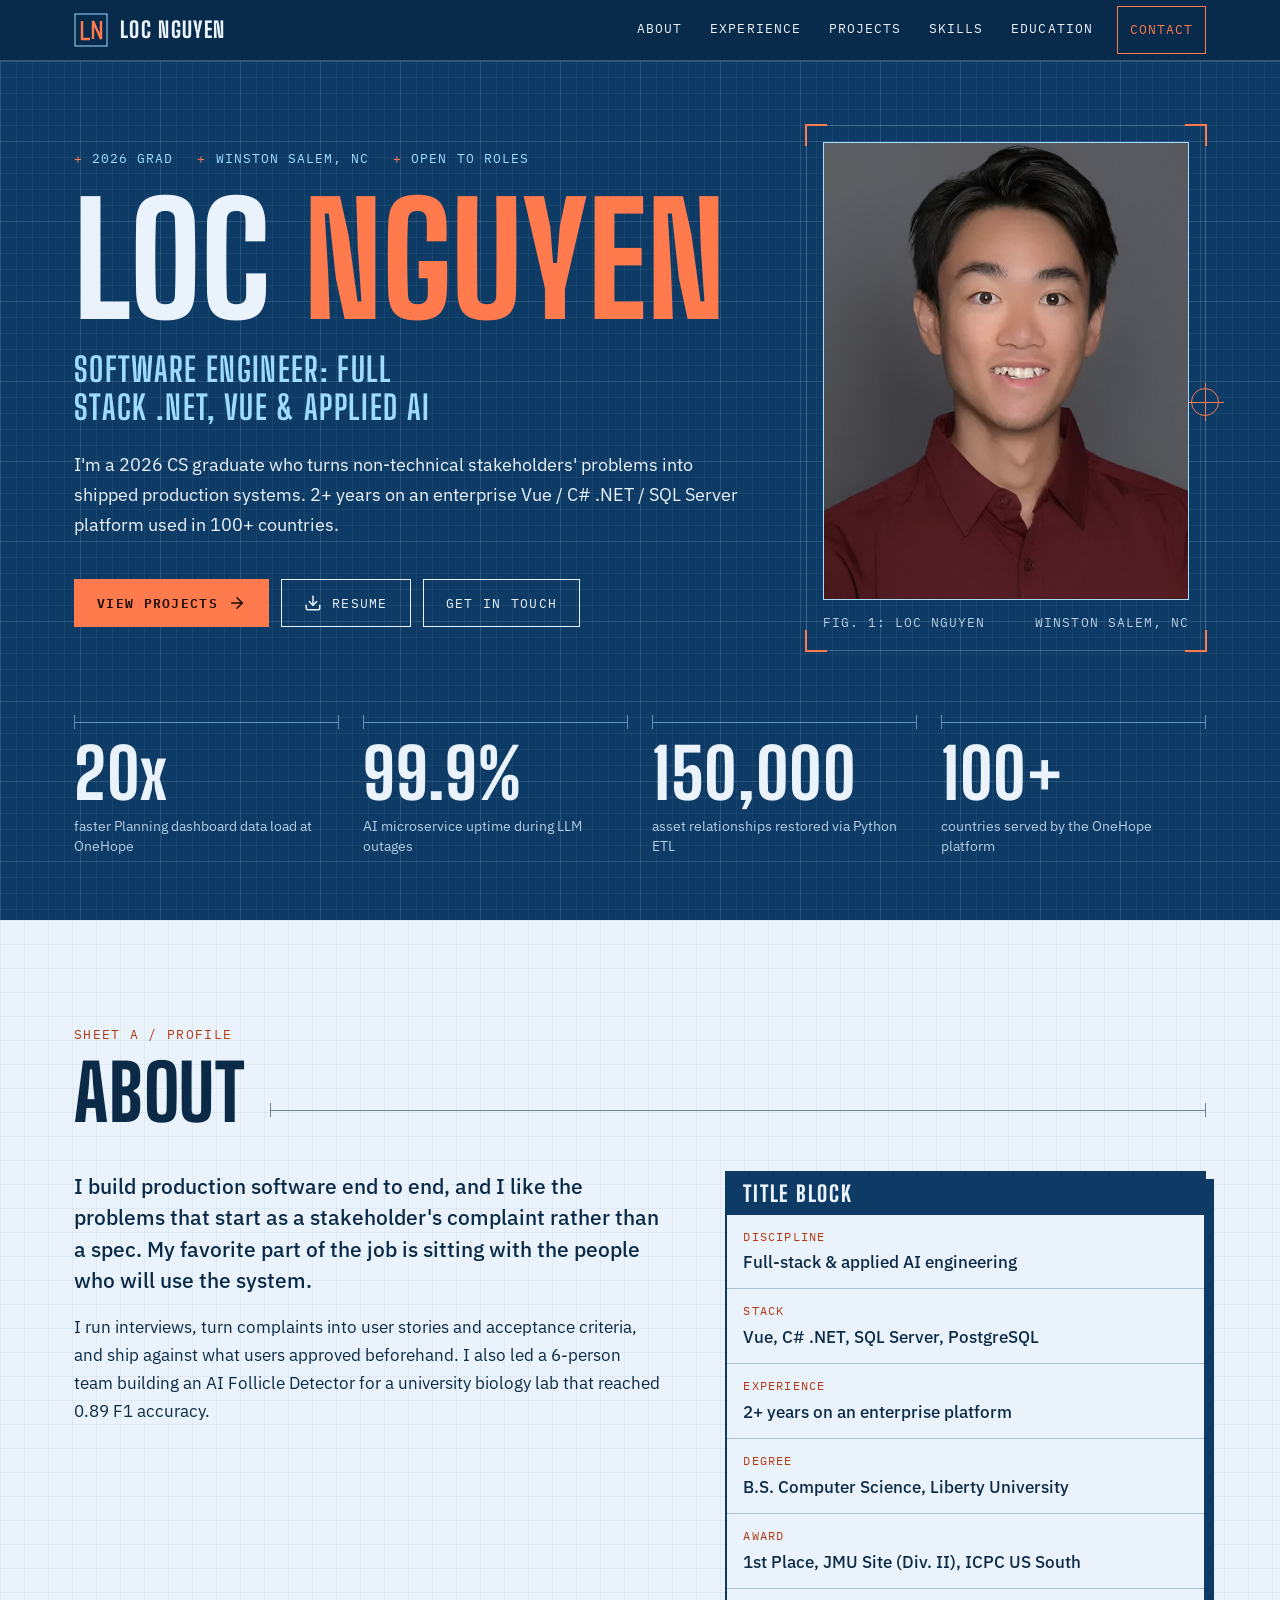
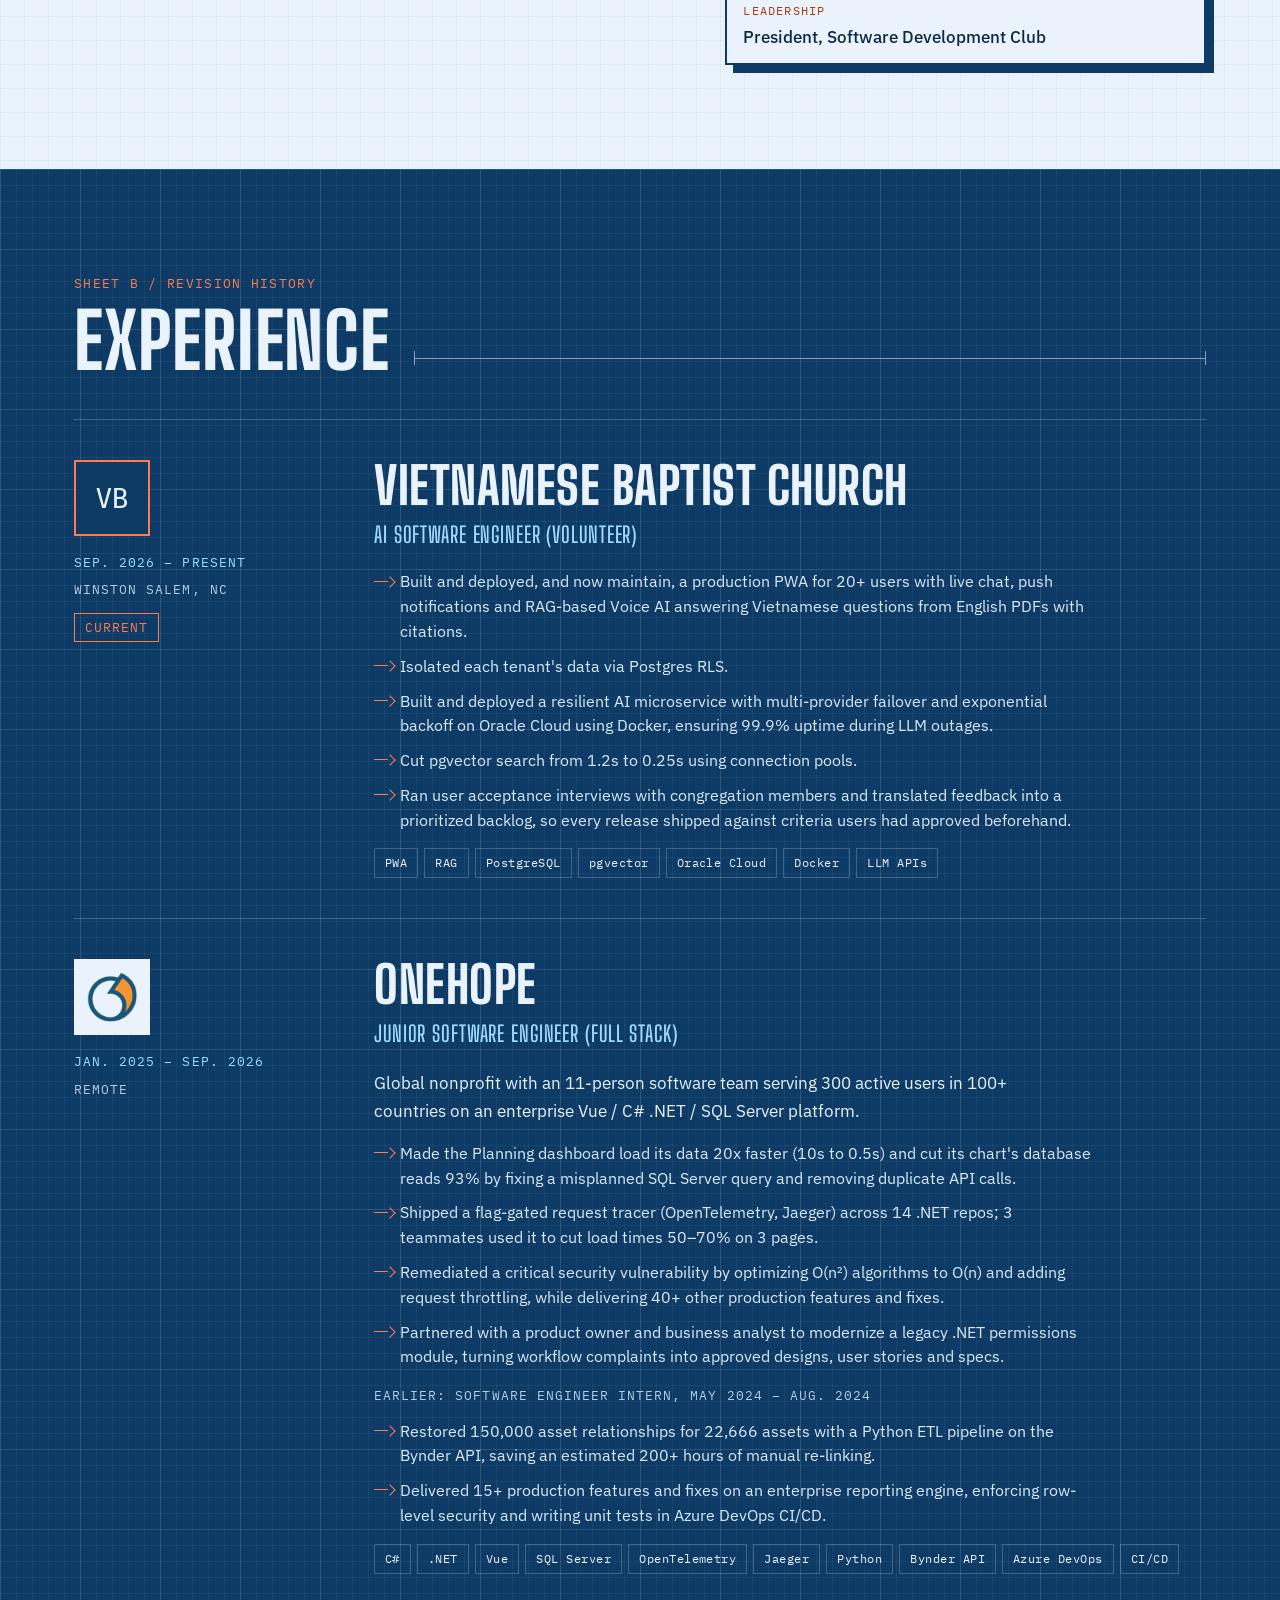
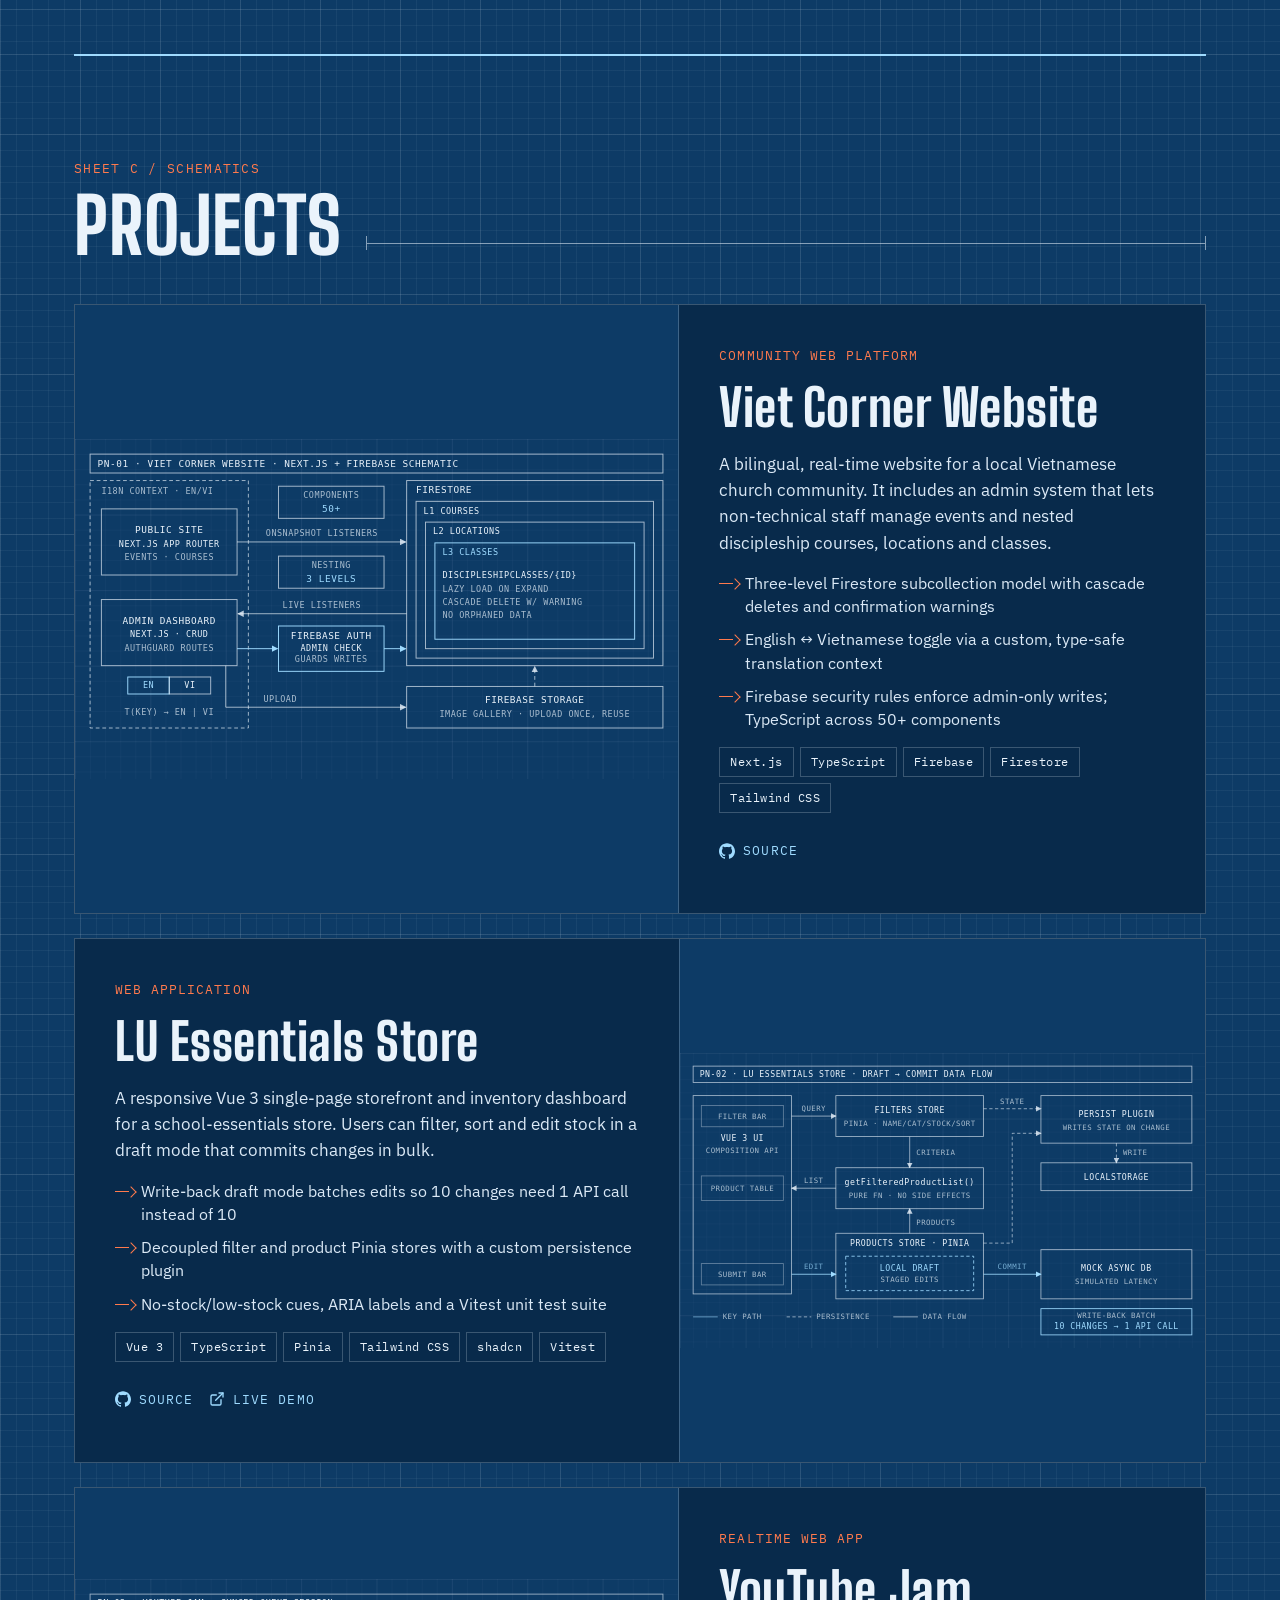
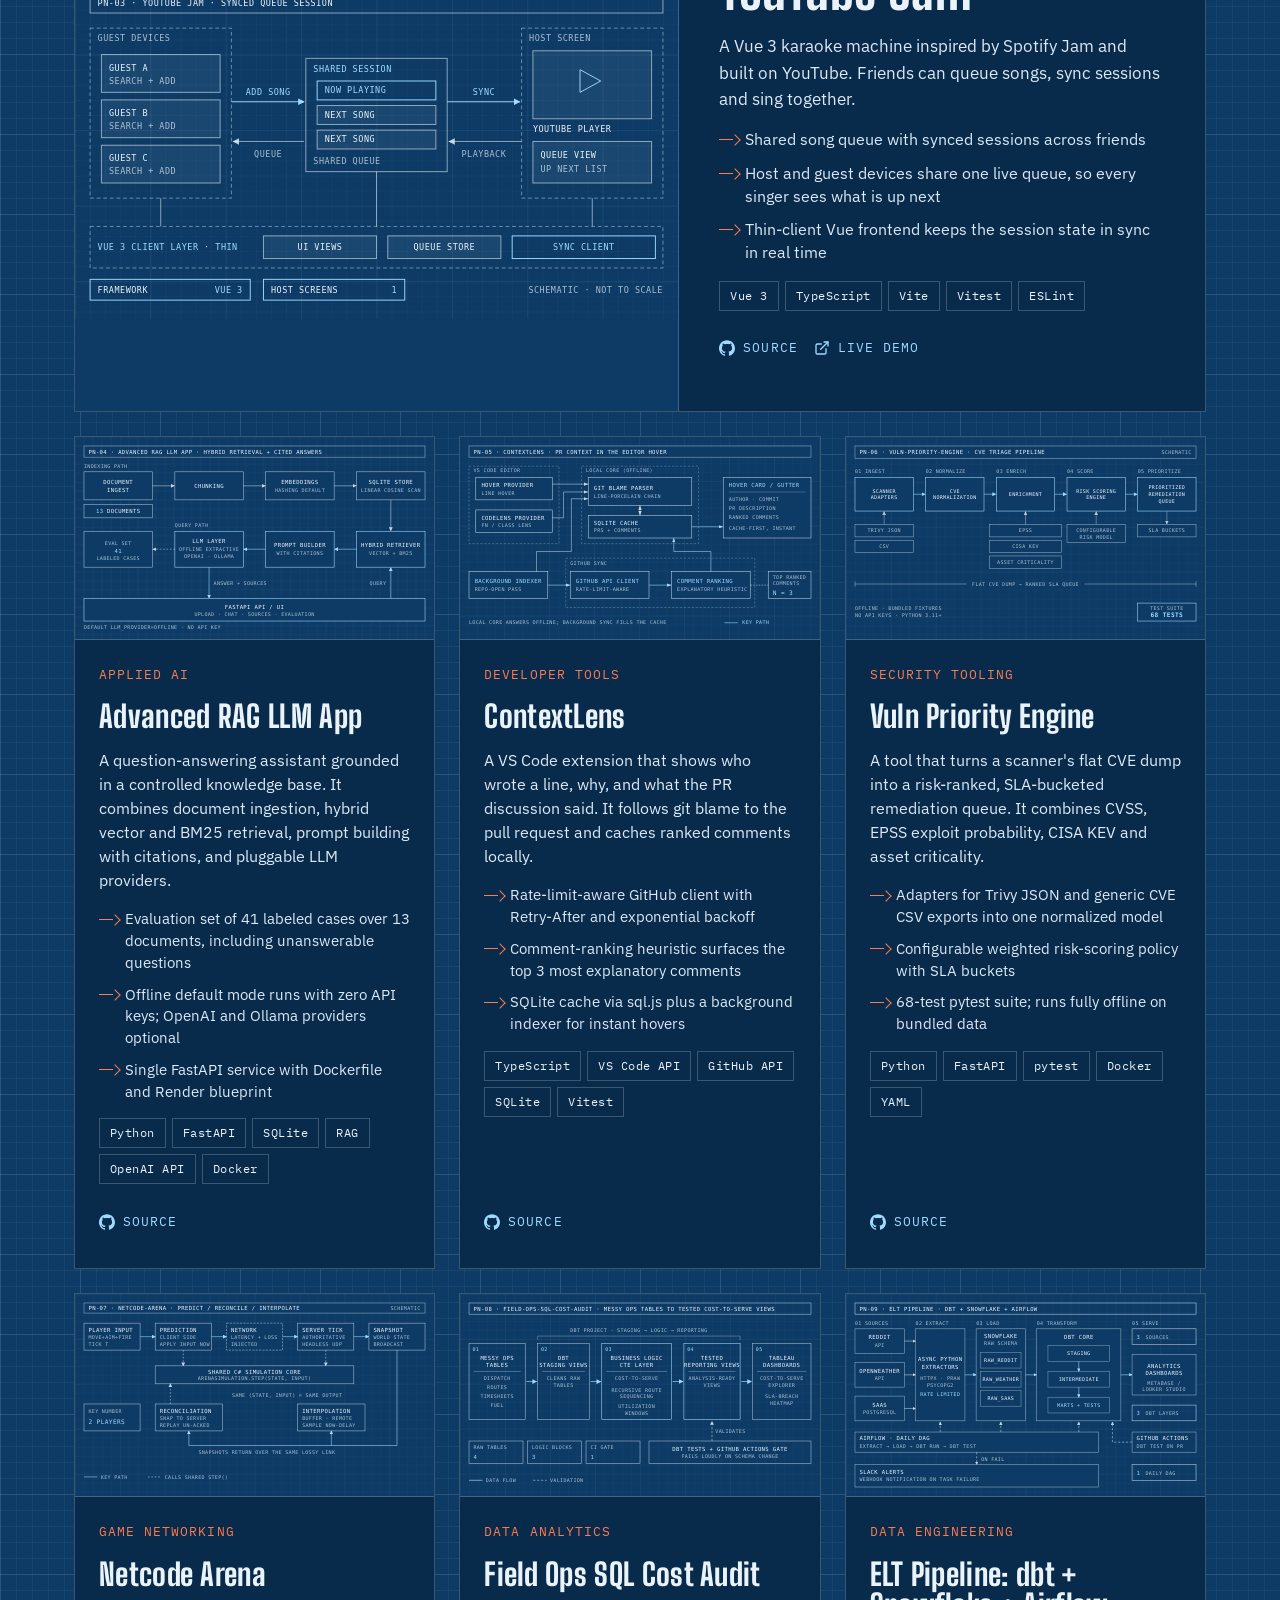
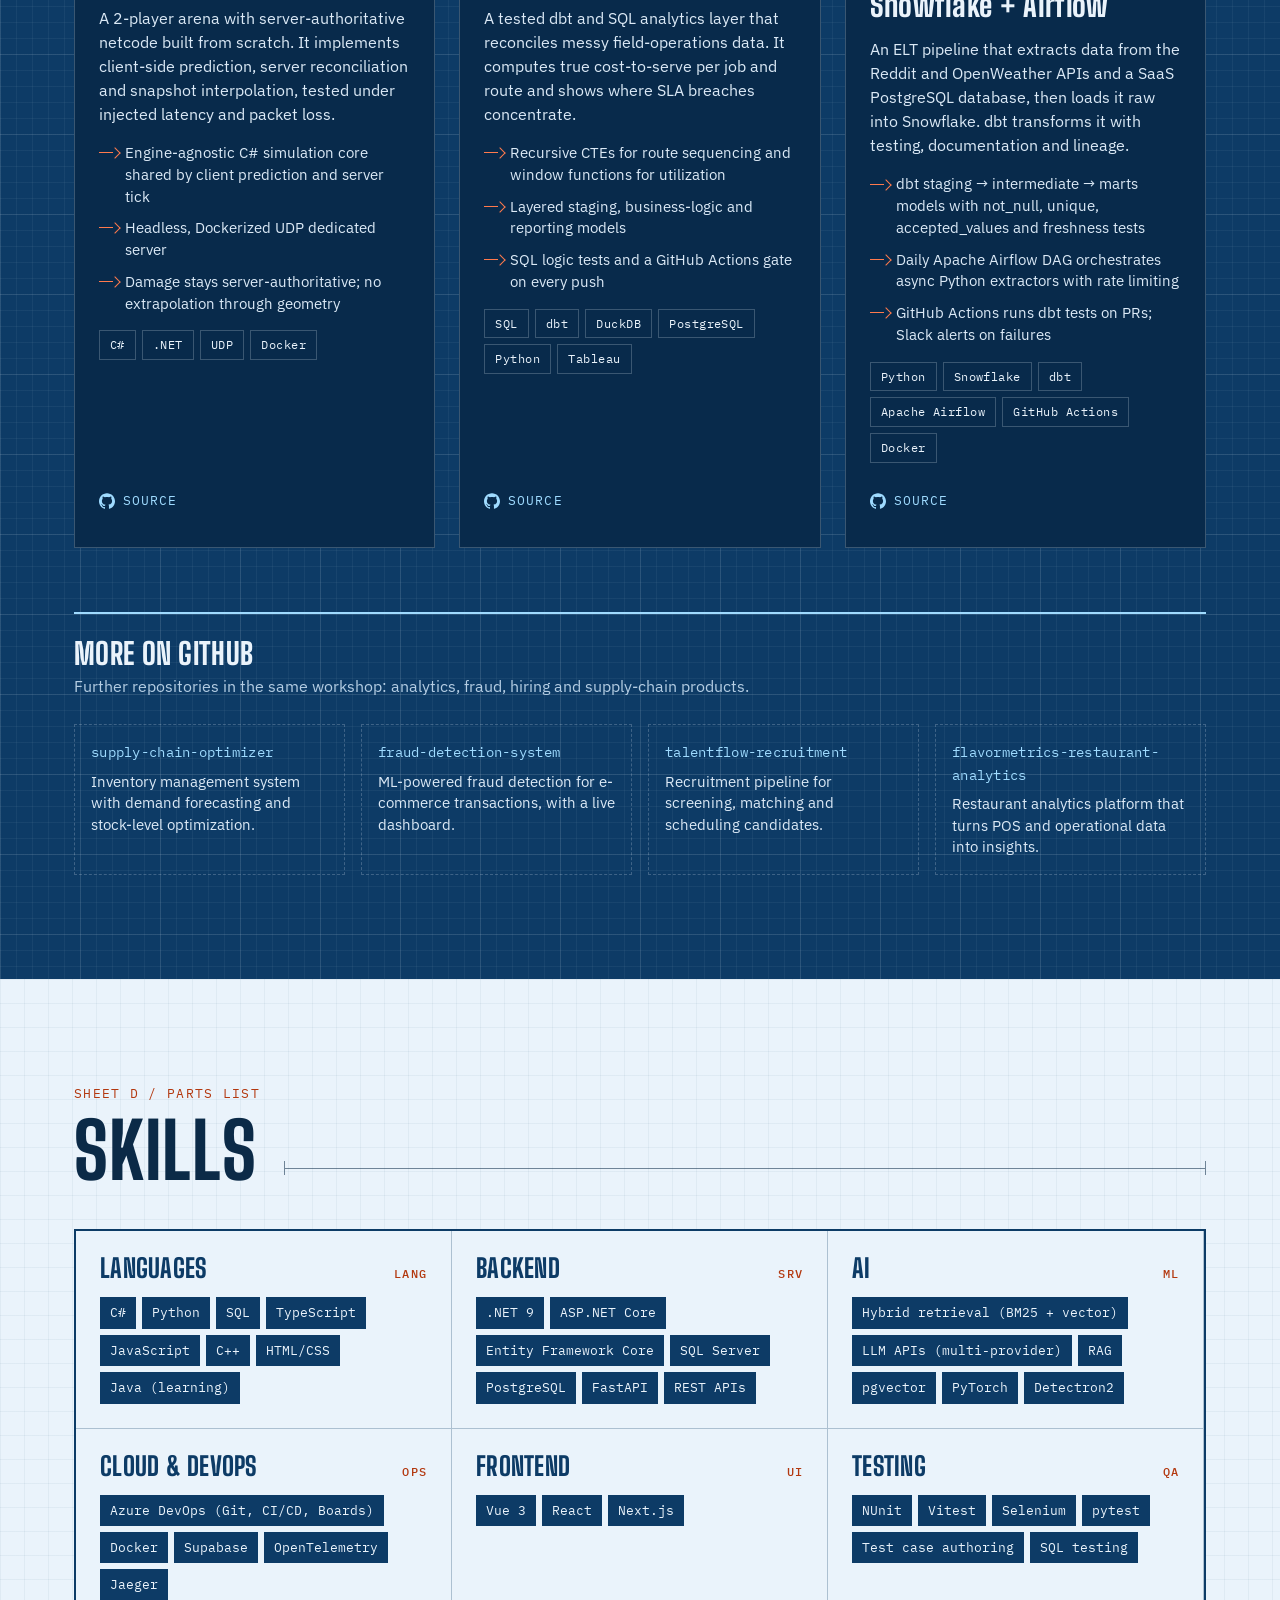
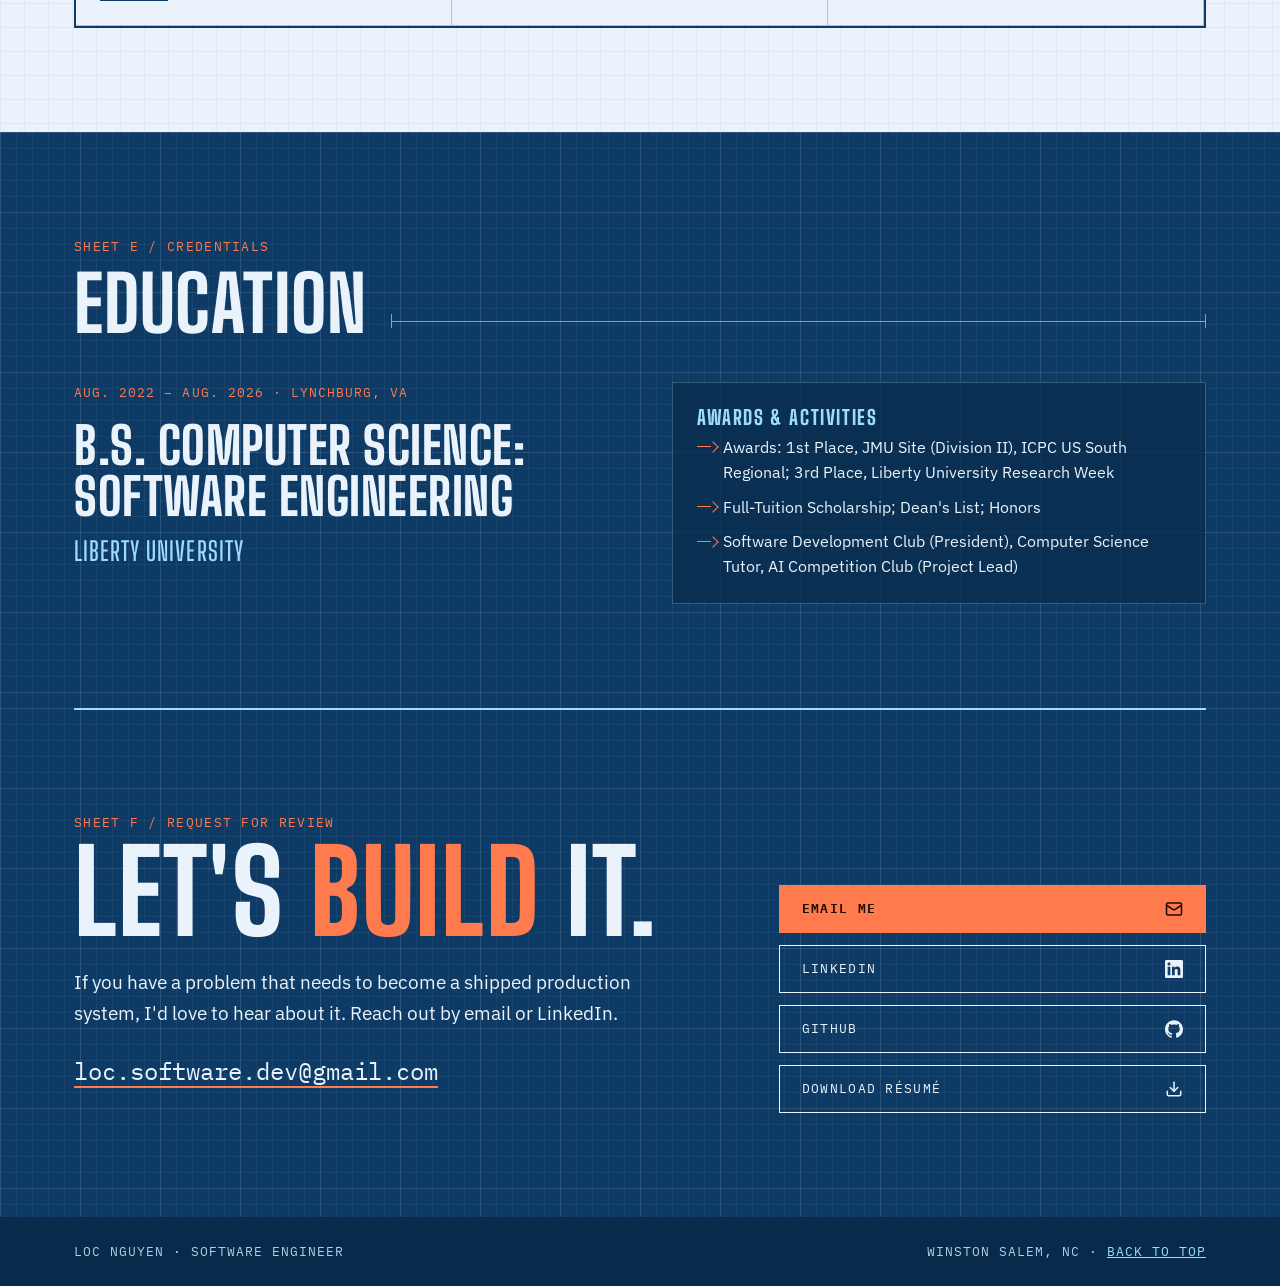
<file: index.html>
<!DOCTYPE html>
<html lang="en">
<head>
<meta charset="utf-8">
<meta name="viewport" content="width=device-width, initial-scale=1">
<title>Loc Nguyen | Software Engineer</title>
<meta name="description" content="Software engineer who turns stakeholder problems into shipped production systems across Vue, C# .NET, SQL Server and deployed AI features.">
<link rel="canonical" href="https://locknguyen.github.io/">
<meta property="og:type" content="website">
<meta property="og:title" content="Loc Nguyen | Software Engineer">
<meta property="og:description" content="Software engineer who turns stakeholder problems into shipped production systems across Vue, C# .NET, SQL Server and deployed AI features.">
<meta property="og:url" content="https://locknguyen.github.io/">
<meta property="og:image" content="https://locknguyen.github.io/assets/images/social-card.png">
<meta name="twitter:card" content="summary_large_image">
<meta name="theme-color" content="#0D3B66">
<link rel="icon" href="favicon.svg" type="image/svg+xml">
<link rel="apple-touch-icon" href="apple-touch-icon.png">
<link rel="preconnect" href="https://fonts.googleapis.com">
<link rel="preconnect" href="https://fonts.gstatic.com" crossorigin>
<link href="https://fonts.googleapis.com/css2?family=Big+Shoulders+Display:wght@600;700;800&family=IBM+Plex+Mono:wght@400;500;600&family=IBM+Plex+Sans:wght@400;500;600&display=swap" rel="stylesheet">
<link rel="stylesheet" href="style.css">
<script type="application/ld+json">
{"@context":"https://schema.org","@type":"Person","name":"Loc Nguyen","jobTitle":"Software Engineer","url":"https://locknguyen.github.io/","sameAs":["https://github.com/LockNguyen","https://linkedin.com/in/lock-nguyen"]}
</script>
</head>
<body>
<a class="skip" href="#main">Skip to content</a>

<svg width="0" height="0" style="position:absolute" aria-hidden="true" focusable="false">
  <symbol id="i-github" viewBox="0 0 24 24" fill="currentColor"><path d="M12 .297c-6.63 0-12 5.373-12 12 0 5.303 3.438 9.8 8.205 11.385 .6 .113 .82-.258 .82-.577 0-.285-.01-1.04-.015-2.04-3.338 .724-4.042-1.61-4.042-1.61C4.422 18.07 3.633 17.7 3.633 17.7c-1.087-.744 .084-.729 .084-.729 1.205 .084 1.838 1.236 1.838 1.236 1.07 1.835 2.809 1.305 3.495 .998 .108-.776 .417-1.305 .76-1.605-2.665-.3-5.466-1.332-5.466-5.93 0-1.31 .465-2.38 1.235-3.22-.135-.303-.54-1.523 .105-3.176 0 0 1.005-.322 3.3 1.23 .96-.267 1.98-.399 3-.405 1.02 .006 2.04 .138 3 .405 2.28-1.552 3.285-1.23 3.285-1.23 .645 1.653 .24 2.873 .12 3.176 .765 .84 1.23 1.91 1.23 3.22 0 4.61-2.805 5.625-5.475 5.92 .42 .36 .81 1.096 .81 2.22 0 1.606-.015 2.896-.015 3.286 0 .315 .21 .69 .825 .57C20.565 22.092 24 17.592 24 12.297c0-6.627-5.373-12-12-12"/></symbol>
  <symbol id="i-linkedin" viewBox="0 0 24 24" fill="currentColor"><path d="M20.447 20.452h-3.554v-5.569c0-1.328-.027-3.037-1.852-3.037-1.853 0-2.136 1.445-2.136 2.939v5.667H9.351V9h3.414v1.561h.046c.477-.9 1.637-1.85 3.37-1.85 3.601 0 4.267 2.37 4.267 5.455v6.286zM5.337 7.433c-1.144 0-2.063-.926-2.063-2.065 0-1.138 .92-2.063 2.063-2.063 1.14 0 2.064 .925 2.064 2.063 0 1.139-.925 2.065-2.064 2.065zm1.782 13.019H3.555V9h3.564v11.452zM22.225 0H1.771C.792 0 0 .774 0 1.729v20.542C0 23.227 .792 24 1.771 24h20.451C23.2 24 24 23.227 24 22.271V1.729C24 .774 23.2 0 22.222 0h.003z"/></symbol>
  <symbol id="i-mail" viewBox="0 0 24 24" fill="none" stroke="currentColor" stroke-width="2" stroke-linecap="round" stroke-linejoin="round"><rect width="20" height="16" x="2" y="4" rx="2"/><path d="m22 7-8.97 5.7a1.94 1.94 0 0 1-2.06 0L2 7"/></symbol>
  <symbol id="i-ext" viewBox="0 0 24 24" fill="none" stroke="currentColor" stroke-width="2" stroke-linecap="round" stroke-linejoin="round"><path d="M15 3h6v6"/><path d="M10 14 21 3"/><path d="M18 13v6a2 2 0 0 1-2 2H5a2 2 0 0 1-2-2V8a2 2 0 0 1 2-2h6"/></symbol>
  <symbol id="i-down" viewBox="0 0 24 24" fill="none" stroke="currentColor" stroke-width="2" stroke-linecap="round" stroke-linejoin="round"><path d="M21 15v4a2 2 0 0 1-2 2H5a2 2 0 0 1-2-2v-4"/><polyline points="7 10 12 15 17 10"/><line x1="12" x2="12" y1="15" y2="3"/></symbol>
  <symbol id="i-arrow" viewBox="0 0 24 24" fill="none" stroke="currentColor" stroke-width="2" stroke-linecap="round" stroke-linejoin="round"><path d="M5 12h14"/><path d="m12 5 7 7-7 7"/></symbol>
</svg>

<header class="top">
  <div class="wrap">
    <a class="brand" href="#top" aria-label="Loc Nguyen, back to top">
      <svg viewBox="0 0 34 34" aria-hidden="true"><rect x="1" y="1" width="32" height="32" fill="none" stroke="#9FDBFF"/><path d="M8 8v18h8M19 26V8l8 18V8" fill="none" stroke="#FF7A4D" stroke-width="2.4"/></svg>
      Loc Nguyen
    </a>
    <nav class="nav-d" aria-label="Primary">
      <a href="#about">About</a>
      <a href="#experience">Experience</a>
      <a href="#projects">Projects</a>
      <a href="#skills">Skills</a>
      <a href="#education">Education</a>
      <a class="hire" href="#contact">Contact</a>
    </nav>
    <details class="nav-m">
      <summary aria-label="Menu">Menu</summary>
      <nav class="panel" aria-label="Mobile">
        <a href="#about">About</a>
        <a href="#experience">Experience</a>
        <a href="#projects">Projects</a>
        <a href="#skills">Skills</a>
        <a href="#education">Education</a>
        <a href="#contact">Contact</a>
      </nav>
    </details>
  </div>
</header>

<main id="main">
<section class="sheet hero dark" id="top">
  <div class="wrap">
    <div class="hero-grid">
      <div>
        <p class="eyebrow mono"><span>2026 grad</span><span>Winston Salem, NC</span><span>Open to roles</span></p>
        <h1>Loc <em>Nguyen</em></h1>
        <p class="role-line">Software Engineer: Full Stack .NET, Vue &amp; Applied AI</p>
        <p class="lede">I'm a 2026 CS graduate who turns non-technical stakeholders' problems into shipped production systems. 2+ years on an enterprise Vue / C# .NET / SQL Server platform used in 100+ countries.</p>
        <div class="ctas">
          <a class="btn primary" href="#projects">View projects <svg aria-hidden="true"><use href="#i-arrow"/></svg></a>
          <a class="btn ghost" href="assets/files/loc-nguyen-resume.pdf"><svg aria-hidden="true"><use href="#i-down"/></svg> Resume</a>
          <a class="btn ghost" href="#contact">Get in touch</a>
        </div>
      </div>
      <figure class="frame" style="margin:0">
        <i class="corner c1"></i><i class="corner c2"></i><i class="corner c3"></i><i class="corner c4"></i>
        <span class="xhair" aria-hidden="true"></span>
        <img src="assets/images/loc-nguyen.jpg" alt="Portrait of Loc Nguyen" width="640" height="800">
        <figcaption class="mono"><span>Fig. 1: Loc Nguyen</span><span>Winston Salem, NC</span></figcaption>
      </figure>
    </div>
    <ul class="readouts" aria-label="Key results">
      <li class="readout"><div class="dim"></div><b>20x</b><span>faster Planning dashboard data load at OneHope</span></li>
      <li class="readout"><div class="dim"></div><b>99.9%</b><span>AI microservice uptime during LLM outages</span></li>
      <li class="readout"><div class="dim"></div><b>150,000</b><span>asset relationships restored via Python ETL</span></li>
      <li class="readout"><div class="dim"></div><b>100+</b><span>countries served by the OneHope platform</span></li>
    </ul>
  </div>
</section>

<section class="sheet light" id="about">
  <div class="wrap">
    <div class="sec-head"><div><span class="sec-tag">Sheet A / Profile</span><h2>About</h2></div><div class="dim" aria-hidden="true"></div></div>
    <div class="about-grid">
      <div class="about-text">
        <p>I build production software end to end, and I like the problems that start as a stakeholder's complaint rather than a spec. My favorite part of the job is sitting with the people who will use the system.</p>
        <p>I run interviews, turn complaints into user stories and acceptance criteria, and ship against what users approved beforehand. I also led a 6-person team building an AI Follicle Detector for a university biology lab that reached 0.89 F1 accuracy.</p>
      </div>
      <div class="titleblock">
        <h3>Title block</h3>
        <dl>
          <div class="row"><dt>Discipline</dt><dd>Full-stack &amp; applied AI engineering</dd></div>
          <div class="row"><dt>Stack</dt><dd>Vue, C# .NET, SQL Server, PostgreSQL</dd></div>
          <div class="row"><dt>Experience</dt><dd>2+ years on an enterprise platform</dd></div>
          <div class="row"><dt>Degree</dt><dd>B.S. Computer Science, Liberty University</dd></div>
          <div class="row"><dt>Award</dt><dd>1st Place, JMU Site (Div. II), ICPC US South</dd></div>
          <div class="row"><dt>Leadership</dt><dd>President, Software Development Club</dd></div>
        </dl>
      </div>
    </div>
  </div>
</section>

<section class="sheet dark" id="experience">
  <div class="wrap">
    <div class="sec-head"><div><span class="sec-tag">Sheet B / Revision history</span><h2>Experience</h2></div><div class="dim" aria-hidden="true"></div></div>

    <article class="role">
      <div class="role-meta">
        <div class="logo mlogo"><img src="assets/images/logos/vietnamese-baptist-church.svg" alt="Vietnamese Baptist Church logo"></div>
        <time class="mono">Sep. 2026 – Present</time>
        <p class="loc mono">Winston Salem, NC</p>
        <span class="badge mono">Current</span>
      </div>
      <div>
        <h3>Vietnamese Baptist Church</h3>
        <p class="title">AI Software Engineer (Volunteer)</p>
        <ul class="hl">
          <li>Built and deployed, and now maintain, a production PWA for 20+ users with live chat, push notifications and RAG-based Voice AI answering Vietnamese questions from English PDFs with citations.</li>
          <li>Isolated each tenant's data via Postgres RLS.</li>
          <li>Built and deployed a resilient AI microservice with multi-provider failover and exponential backoff on Oracle Cloud using Docker, ensuring 99.9% uptime during LLM outages.</li>
          <li>Cut pgvector search from 1.2s to 0.25s using connection pools.</li>
          <li>Ran user acceptance interviews with congregation members and translated feedback into a prioritized backlog, so every release shipped against criteria users had approved beforehand.</li>
        </ul>
        <ul class="tags" aria-label="Technologies"><li>PWA</li><li>RAG</li><li>PostgreSQL</li><li>pgvector</li><li>Oracle Cloud</li><li>Docker</li><li>LLM APIs</li></ul>
      </div>
    </article>

    <article class="role">
      <div class="role-meta">
        <div class="logo"><img src="assets/images/logos/onehope.png" alt="OneHope logo"></div>
        <time class="mono">Jan. 2025 – Sep. 2026</time>
        <p class="loc mono">Remote</p>
      </div>
      <div>
        <h3>OneHope</h3>
        <p class="title">Junior Software Engineer (Full Stack)</p>
        <p class="desc">Global nonprofit with an 11-person software team serving 300 active users in 100+ countries on an enterprise Vue / C# .NET / SQL Server platform.</p>
        <ul class="hl">
          <li>Made the Planning dashboard load its data 20x faster (10s to 0.5s) and cut its chart's database reads 93% by fixing a misplanned SQL Server query and removing duplicate API calls.</li>
          <li>Shipped a flag-gated request tracer (OpenTelemetry, Jaeger) across 14 .NET repos; 3 teammates used it to cut load times 50–70% on 3 pages.</li>
          <li>Remediated a critical security vulnerability by optimizing O(n²) algorithms to O(n) and adding request throttling, while delivering 40+ other production features and fixes.</li>
          <li>Partnered with a product owner and business analyst to modernize a legacy .NET permissions module, turning workflow complaints into approved designs, user stories and specs.</li>
        </ul>
        <p class="earlier mono">Earlier: Software Engineer Intern, May 2024 – Aug. 2024</p>
        <ul class="hl" style="margin-top:12px">
          <li>Restored 150,000 asset relationships for 22,666 assets with a Python ETL pipeline on the Bynder API, saving an estimated 200+ hours of manual re-linking.</li>
          <li>Delivered 15+ production features and fixes on an enterprise reporting engine, enforcing row-level security and writing unit tests in Azure DevOps CI/CD.</li>
        </ul>
        <ul class="tags" aria-label="Technologies"><li>C#</li><li>.NET</li><li>Vue</li><li>SQL Server</li><li>OpenTelemetry</li><li>Jaeger</li><li>Python</li><li>Bynder API</li><li>Azure DevOps</li><li>CI/CD</li></ul>
      </div>
    </article>
  </div>
</section>

<section class="sheet dark" id="projects" style="padding-top:0">
  <div class="wrap ruled" style="padding-top:var(--s7)">
    <div class="sec-head"><div><span class="sec-tag">Sheet C / Schematics</span><h2>Projects</h2></div><div class="dim" aria-hidden="true"></div></div>
    <p class="swipe mono">Swipe sideways through the schematics</p>
    <div class="rack" role="region" tabindex="0" aria-label="Projects, scroll sideways on small screens">

      <article class="proj big">
        <div class="shot"><img src="assets/images/projects/viet-corner-website.svg" alt="Schematic of the Viet Corner Website: Next.js app, Firebase auth and a three-level Firestore model" width="640" height="360"></div>
        <div class="body">
          <span class="cat mono">Community web platform</span>
          <h3>Viet Corner Website</h3>
          <p>A bilingual, real-time website for a local Vietnamese church community. It includes an admin system that lets non-technical staff manage events and nested discipleship courses, locations and classes.</p>
          <ul class="hl">
            <li>Three-level Firestore subcollection model with cascade deletes and confirmation warnings</li>
            <li>English ↔ Vietnamese toggle via a custom, type-safe translation context</li>
            <li>Firebase security rules enforce admin-only writes; TypeScript across 50+ components</li>
          </ul>
          <ul class="tags" aria-label="Technologies"><li>Next.js</li><li>TypeScript</li><li>Firebase</li><li>Firestore</li><li>Tailwind CSS</li></ul>
          <div class="links"><a href="https://github.com/LockNguyen/Viet-Corner-Website"><svg aria-hidden="true"><use href="#i-github"/></svg>Source</a></div>
        </div>
      </article>

      <article class="proj big">
        <div class="shot"><img src="assets/images/projects/students-essentials-store.svg" alt="Schematic of the LU Essentials Store: filter and product Pinia stores with a draft mode committing in bulk" width="640" height="360"></div>
        <div class="body">
          <span class="cat mono">Web application</span>
          <h3>LU Essentials Store</h3>
          <p>A responsive Vue 3 single-page storefront and inventory dashboard for a school-essentials store. Users can filter, sort and edit stock in a draft mode that commits changes in bulk.</p>
          <ul class="hl">
            <li>Write-back draft mode batches edits so 10 changes need 1 API call instead of 10</li>
            <li>Decoupled filter and product Pinia stores with a custom persistence plugin</li>
            <li>No-stock/low-stock cues, ARIA labels and a Vitest unit test suite</li>
          </ul>
          <ul class="tags" aria-label="Technologies"><li>Vue 3</li><li>TypeScript</li><li>Pinia</li><li>Tailwind CSS</li><li>shadcn</li><li>Vitest</li></ul>
          <div class="links"><a href="https://github.com/LockNguyen/Students-Essentials-Store"><svg aria-hidden="true"><use href="#i-github"/></svg>Source</a><a href="https://lu-essentials.netlify.app/"><svg aria-hidden="true"><use href="#i-ext"/></svg>Live demo</a></div>
        </div>
      </article>

      <article class="proj big">
        <div class="shot"><img src="assets/images/projects/youtube-jam.svg" alt="Schematic of YouTube Jam: host and guest devices sharing a synced song queue" width="640" height="360"></div>
        <div class="body">
          <span class="cat mono">Realtime web app</span>
          <h3>YouTube Jam</h3>
          <p>A Vue 3 karaoke machine inspired by Spotify Jam and built on YouTube. Friends can queue songs, sync sessions and sing together.</p>
          <ul class="hl">
            <li>Shared song queue with synced sessions across friends</li>
            <li>Host and guest devices share one live queue, so every singer sees what is up next</li>
            <li>Thin-client Vue frontend keeps the session state in sync in real time</li>
          </ul>
          <ul class="tags" aria-label="Technologies"><li>Vue 3</li><li>TypeScript</li><li>Vite</li><li>Vitest</li><li>ESLint</li></ul>
          <div class="links"><a href="https://github.com/LockNguyen/YouTube-Jam"><svg aria-hidden="true"><use href="#i-github"/></svg>Source</a><a href="https://youtubejam.netlify.app/host?key=karaoke-host-dev"><svg aria-hidden="true"><use href="#i-ext"/></svg>Live demo</a></div>
        </div>
      </article>

      <article class="proj">
        <div class="shot"><img src="assets/images/projects/advanced-rag-llm-app.svg" alt="Schematic of the Advanced RAG LLM App: hybrid retrieval, prompt builder with citations and an LLM layer" width="640" height="360"></div>
        <div class="body">
          <span class="cat mono">Applied AI</span>
          <h3>Advanced RAG LLM App</h3>
          <p>A question-answering assistant grounded in a controlled knowledge base. It combines document ingestion, hybrid vector and BM25 retrieval, prompt building with citations, and pluggable LLM providers.</p>
          <ul class="hl">
            <li>Evaluation set of 41 labeled cases over 13 documents, including unanswerable questions</li>
            <li>Offline default mode runs with zero API keys; OpenAI and Ollama providers optional</li>
            <li>Single FastAPI service with Dockerfile and Render blueprint</li>
          </ul>
          <ul class="tags" aria-label="Technologies"><li>Python</li><li>FastAPI</li><li>SQLite</li><li>RAG</li><li>OpenAI API</li><li>Docker</li></ul>
          <div class="links"><a href="https://github.com/LockNguyen/advanced-rag-llm-app"><svg aria-hidden="true"><use href="#i-github"/></svg>Source</a></div>
        </div>
      </article>

      <article class="proj">
        <div class="shot"><img src="assets/images/projects/contextlens.svg" alt="Schematic of ContextLens: git blame parser, SQLite cache and a rate-limit-aware GitHub client feeding the editor hover" width="640" height="360"></div>
        <div class="body">
          <span class="cat mono">Developer tools</span>
          <h3>ContextLens</h3>
          <p>A VS Code extension that shows who wrote a line, why, and what the PR discussion said. It follows git blame to the pull request and caches ranked comments locally.</p>
          <ul class="hl">
            <li>Rate-limit-aware GitHub client with Retry-After and exponential backoff</li>
            <li>Comment-ranking heuristic surfaces the top 3 most explanatory comments</li>
            <li>SQLite cache via sql.js plus a background indexer for instant hovers</li>
          </ul>
          <ul class="tags" aria-label="Technologies"><li>TypeScript</li><li>VS Code API</li><li>GitHub API</li><li>SQLite</li><li>Vitest</li></ul>
          <div class="links"><a href="https://github.com/LockNguyen/contextlens"><svg aria-hidden="true"><use href="#i-github"/></svg>Source</a></div>
        </div>
      </article>

      <article class="proj">
        <div class="shot"><img src="assets/images/projects/vuln-priority-engine.svg" alt="Schematic of vuln-priority-engine: scanner adapters, enrichment and a risk-scoring engine producing a remediation queue" width="640" height="360"></div>
        <div class="body">
          <span class="cat mono">Security tooling</span>
          <h3>Vuln Priority Engine</h3>
          <p>A tool that turns a scanner's flat CVE dump into a risk-ranked, SLA-bucketed remediation queue. It combines CVSS, EPSS exploit probability, CISA KEV and asset criticality.</p>
          <ul class="hl">
            <li>Adapters for Trivy JSON and generic CVE CSV exports into one normalized model</li>
            <li>Configurable weighted risk-scoring policy with SLA buckets</li>
            <li>68-test pytest suite; runs fully offline on bundled data</li>
          </ul>
          <ul class="tags" aria-label="Technologies"><li>Python</li><li>FastAPI</li><li>pytest</li><li>Docker</li><li>YAML</li></ul>
          <div class="links"><a href="https://github.com/LockNguyen/vuln-priority-engine"><svg aria-hidden="true"><use href="#i-github"/></svg>Source<span class="sr">: vuln-priority-engine</span></a></div>
        </div>
      </article>

      <article class="proj">
        <div class="shot"><img src="assets/images/projects/netcode-arena.svg" alt="Schematic of netcode-arena: client prediction, a lossy network, the authoritative server tick and snapshot interpolation" width="640" height="360"></div>
        <div class="body">
          <span class="cat mono">Game networking</span>
          <h3>Netcode Arena</h3>
          <p>A 2-player arena with server-authoritative netcode built from scratch. It implements client-side prediction, server reconciliation and snapshot interpolation, tested under injected latency and packet loss.</p>
          <ul class="hl">
            <li>Engine-agnostic C# simulation core shared by client prediction and server tick</li>
            <li>Headless, Dockerized UDP dedicated server</li>
            <li>Damage stays server-authoritative; no extrapolation through geometry</li>
          </ul>
          <ul class="tags" aria-label="Technologies"><li>C#</li><li>.NET</li><li>UDP</li><li>Docker</li></ul>
          <div class="links"><a href="https://github.com/LockNguyen/netcode-arena"><svg aria-hidden="true"><use href="#i-github"/></svg>Source<span class="sr">: netcode-arena</span></a></div>
        </div>
      </article>

      <article class="proj">
        <div class="shot"><img src="assets/images/projects/field-ops-sql-cost-audit.svg" alt="Schematic of field-ops-sql-cost-audit: dbt staging, business-logic and reporting layers feeding dashboards" width="640" height="360"></div>
        <div class="body">
          <span class="cat mono">Data analytics</span>
          <h3>Field Ops SQL Cost Audit</h3>
          <p>A tested dbt and SQL analytics layer that reconciles messy field-operations data. It computes true cost-to-serve per job and route and shows where SLA breaches concentrate.</p>
          <ul class="hl">
            <li>Recursive CTEs for route sequencing and window functions for utilization</li>
            <li>Layered staging, business-logic and reporting models</li>
            <li>SQL logic tests and a GitHub Actions gate on every push</li>
          </ul>
          <ul class="tags" aria-label="Technologies"><li>SQL</li><li>dbt</li><li>DuckDB</li><li>PostgreSQL</li><li>Python</li><li>Tableau</li></ul>
          <div class="links"><a href="https://github.com/LockNguyen/field-ops-sql-cost-audit"><svg aria-hidden="true"><use href="#i-github"/></svg>Source<span class="sr">: field-ops-sql-cost-audit</span></a></div>
        </div>
      </article>

      <article class="proj">
        <div class="shot"><img src="assets/images/projects/elt-pipeline-dbt-snowflake-airflow.svg" alt="Schematic of the ELT pipeline: extractors, Snowflake raw schema and dbt staging, intermediate and marts models" width="640" height="360"></div>
        <div class="body">
          <span class="cat mono">Data engineering</span>
          <h3>ELT Pipeline: dbt + Snowflake + Airflow</h3>
          <p>An ELT pipeline that extracts data from the Reddit and OpenWeather APIs and a SaaS PostgreSQL database, then loads it raw into Snowflake. dbt transforms it with testing, documentation and lineage.</p>
          <ul class="hl">
            <li>dbt staging → intermediate → marts models with not_null, unique, accepted_values and freshness tests</li>
            <li>Daily Apache Airflow DAG orchestrates async Python extractors with rate limiting</li>
            <li>GitHub Actions runs dbt tests on PRs; Slack alerts on failures</li>
          </ul>
          <ul class="tags" aria-label="Technologies"><li>Python</li><li>Snowflake</li><li>dbt</li><li>Apache Airflow</li><li>GitHub Actions</li><li>Docker</li></ul>
          <div class="links"><a href="https://github.com/LockNguyen/elt-pipeline-dbt-snowflake-airflow"><svg aria-hidden="true"><use href="#i-github"/></svg>Source</a></div>
        </div>
      </article>
    </div>

    <div class="more">
      <h3>More on GitHub</h3>
      <p>Further repositories in the same workshop: analytics, fraud, hiring and supply-chain products.</p>
      <ul tabindex="0" aria-label="More repositories">
        <li><a class="n" href="https://github.com/LockNguyen/supply-chain-optimizer">supply-chain-optimizer</a><span>Inventory management system with demand forecasting and stock-level optimization.</span></li>
        <li><a class="n" href="https://github.com/LockNguyen/fraud-detection-system">fraud-detection-system</a><span>ML-powered fraud detection for e-commerce transactions, with a live dashboard.</span></li>
        <li><a class="n" href="https://github.com/LockNguyen/talentflow-recruitment">talentflow-recruitment</a><span>Recruitment pipeline for screening, matching and scheduling candidates.</span></li>
        <li><a class="n" href="https://github.com/LockNguyen/flavormetrics-restaurant-analytics">flavormetrics-restaurant-analytics</a><span>Restaurant analytics platform that turns POS and operational data into insights.</span></li>
      </ul>
    </div>
  </div>
</section>

<section class="sheet light" id="skills">
  <div class="wrap">
    <div class="sec-head"><div><span class="sec-tag">Sheet D / Parts list</span><h2>Skills</h2></div><div class="dim" aria-hidden="true"></div></div>
    <div class="skills">
      <section><h3>Languages <span>LANG</span></h3><ul><li>C#</li><li>Python</li><li>SQL</li><li>TypeScript</li><li>JavaScript</li><li>C++</li><li>HTML/CSS</li><li>Java (learning)</li></ul></section>
      <section><h3>Backend <span>SRV</span></h3><ul><li>.NET 9</li><li>ASP.NET Core</li><li>Entity Framework Core</li><li>SQL Server</li><li>PostgreSQL</li><li>FastAPI</li><li>REST APIs</li></ul></section>
      <section><h3>AI <span>ML</span></h3><ul><li>Hybrid retrieval (BM25 + vector)</li><li>LLM APIs (multi-provider)</li><li>RAG</li><li>pgvector</li><li>PyTorch</li><li>Detectron2</li></ul></section>
      <section><h3>Cloud &amp; DevOps <span>OPS</span></h3><ul><li>Azure DevOps (Git, CI/CD, Boards)</li><li>Docker</li><li>Supabase</li><li>OpenTelemetry</li><li>Jaeger</li></ul></section>
      <section><h3>Frontend <span>UI</span></h3><ul><li>Vue 3</li><li>React</li><li>Next.js</li></ul></section>
      <section><h3>Testing <span>QA</span></h3><ul><li>NUnit</li><li>Vitest</li><li>Selenium</li><li>pytest</li><li>Test case authoring</li><li>SQL testing</li></ul></section>
    </div>
  </div>
</section>

<section class="sheet dark" id="education">
  <div class="wrap">
    <div class="sec-head"><div><span class="sec-tag">Sheet E / Credentials</span><h2>Education</h2></div><div class="dim" aria-hidden="true"></div></div>
    <div class="edu">
      <div>
        <time class="when mono">Aug. 2022 – Aug. 2026 · Lynchburg, VA</time>
        <h3 class="deg">B.S. Computer Science: Software Engineering</h3>
        <p class="inst">Liberty University</p>
      </div>
      <div class="tile">
        <h4>Awards &amp; activities</h4>
        <ul class="hl">
          <li>Awards: 1st Place, JMU Site (Division II), ICPC US South Regional; 3rd Place, Liberty University Research Week</li>
          <li>Full-Tuition Scholarship; Dean's List; Honors</li>
          <li>Software Development Club (President), Computer Science Tutor, AI Competition Club (Project Lead)</li>
        </ul>
      </div>
    </div>
  </div>
</section>

<section class="sheet dark contact" id="contact" style="padding-top:0">
  <div class="wrap ruled" style="padding-top:var(--s7)">
    <div class="contact-grid">
      <div>
        <span class="sec-tag">Sheet F / Request for review</span>
        <h2>Let's <em>build</em> it.</h2>
        <p class="intro">If you have a problem that needs to become a shipped production system, I'd love to hear about it. Reach out by email or LinkedIn.</p>
        <a class="mail" href="mailto:loc.software.dev@gmail.com">loc.software.dev@gmail.com</a>
      </div>
      <div class="contact-list">
        <a class="btn primary" href="mailto:loc.software.dev@gmail.com"><span>Email me</span><svg aria-hidden="true"><use href="#i-mail"/></svg></a>
        <a class="btn ghost" href="https://linkedin.com/in/lock-nguyen"><span>LinkedIn</span><svg aria-hidden="true"><use href="#i-linkedin"/></svg></a>
        <a class="btn ghost" href="https://github.com/LockNguyen"><span>GitHub</span><svg aria-hidden="true"><use href="#i-github"/></svg></a>
        <a class="btn ghost" href="assets/files/loc-nguyen-resume.pdf"><span>Download résumé</span><svg aria-hidden="true"><use href="#i-down"/></svg></a>
      </div>
    </div>
  </div>
</section>
</main>

<footer>
  <div class="wrap"><span>Loc Nguyen · Software Engineer</span><span>Winston Salem, NC · <a href="#top">Back to top</a></span></div>
</footer>
</body>
</html>
</file>
<file: style.css>
:root{
  --blue:#0D3B66;
  --blue-deep:#082a4b;
  --paper:#EAF3FB;
  --paper-2:#dcebf7;
  --cyan:#9FDBFF;
  --redline:#FF7A4D;
  --redline-ink:#B3380F;
  --ink:#0b2a47;
  --muted:#3b5877;
  --muted-dark:#b4cde3;
  --line:rgba(13,59,102,.28);
  --line-dark:rgba(234,243,251,.22);
  --f-display:"Big Shoulders Display","Arial Narrow",sans-serif;
  --f-text:"IBM Plex Sans",Georgia,sans-serif;
  --f-mono:"IBM Plex Mono",ui-monospace,monospace;
  --s1:4px;--s2:8px;--s3:16px;--s4:24px;--s5:40px;--s6:64px;--s7:104px;
  --wrap:1180px;
}
*{box-sizing:border-box}
html{scroll-behavior:smooth;scroll-padding-top:72px}
body{margin:0;font-family:var(--f-text);font-size:17px;line-height:1.65;color:var(--ink);background:var(--paper);-webkit-text-size-adjust:100%}
img{max-width:100%;display:block}
a{color:inherit}
h1,h2,h3,h4{font-family:var(--f-display);line-height:1;margin:0;font-weight:800;letter-spacing:.01em;text-transform:uppercase}
p{margin:0}
ul,ol{margin:0;padding:0;list-style:none}
:focus-visible{outline:3px solid var(--redline);outline-offset:3px}
.skip{position:absolute;left:-999px;top:8px;background:var(--redline);color:#000;padding:10px 14px;z-index:100;font-family:var(--f-mono)}
.skip:focus{left:8px}
.wrap{max-width:var(--wrap);margin:0 auto;padding:0 var(--s4)}
.mono{font-family:var(--f-mono);font-size:13px;letter-spacing:.08em;text-transform:uppercase}

/* sheets */
.sheet{position:relative;padding:var(--s7) 0}
.dark{background-color:var(--blue);color:var(--paper);
  background-image:linear-gradient(rgba(234,243,251,.05) 1px,transparent 1px),linear-gradient(90deg,rgba(234,243,251,.05) 1px,transparent 1px),linear-gradient(rgba(234,243,251,.09) 1px,transparent 1px),linear-gradient(90deg,rgba(234,243,251,.09) 1px,transparent 1px);
  background-size:16px 16px,16px 16px,80px 80px,80px 80px}
.light{background-color:var(--paper);
  background-image:linear-gradient(rgba(13,59,102,.05) 1px,transparent 1px),linear-gradient(90deg,rgba(13,59,102,.05) 1px,transparent 1px);
  background-size:24px 24px}
.sec-head{display:grid;grid-template-columns:auto 1fr;gap:var(--s4);align-items:end;margin-bottom:var(--s5)}
.sec-head h2{font-size:clamp(44px,6vw,84px)}
.sec-tag{font-family:var(--f-mono);font-size:13px;letter-spacing:.1em;text-transform:uppercase;color:var(--redline-ink);margin-bottom:var(--s2);display:block}
@media (max-width:760px){#projects .wrap,#contact .wrap{padding-top:44px!important}#projects .wrap{overflow:hidden}}
.dark .sec-tag{color:var(--redline)}
.dim{height:14px;position:relative;margin-bottom:10px;border-left:1px solid currentColor;border-right:1px solid currentColor;opacity:.55}
.dim::before{content:"";position:absolute;left:0;right:0;top:50%;height:1px;background:currentColor}
.sec-head .dim{margin:0 0 14px}

/* header */
.top{position:sticky;top:0;z-index:50;background:var(--blue-deep);color:var(--paper);border-bottom:1px solid var(--line-dark)}
.top .wrap{display:flex;align-items:center;justify-content:space-between;min-height:60px}
.brand{display:flex;align-items:center;gap:12px;text-decoration:none;font-family:var(--f-display);font-weight:800;font-size:22px;letter-spacing:.06em;text-transform:uppercase}
.brand svg{width:34px;height:34px}
.nav-d{display:flex;gap:4px}
.nav-d a,.nav-m a{font-family:var(--f-mono);font-size:13px;letter-spacing:.08em;text-transform:uppercase;text-decoration:none;padding:12px 12px;display:inline-block;border-bottom:2px solid transparent}
.nav-d a:hover{border-color:var(--redline);color:var(--cyan)}
.nav-d a.hire{border:1px solid var(--redline);color:var(--redline);margin-left:8px}
.nav-d a.hire:hover{background:var(--redline);color:var(--blue-deep)}
.nav-m{display:none;position:relative}
.nav-m summary{list-style:none;cursor:pointer;min-height:44px;min-width:44px;display:flex;align-items:center;justify-content:center;gap:8px;font-family:var(--f-mono);font-size:13px;letter-spacing:.08em;text-transform:uppercase;border:1px solid var(--line-dark);padding:0 14px}
.nav-m summary::-webkit-details-marker{display:none}
.nav-m[open] summary{border-color:var(--redline);color:var(--redline)}
.nav-m .panel{position:absolute;right:0;top:54px;width:min(260px,86vw);background:var(--blue-deep);border:1px solid var(--redline);padding:8px;display:flex;flex-direction:column}
.nav-m .panel a{padding:14px 12px;border-bottom:1px solid var(--line-dark);min-height:48px}

/* hero */
.hero{padding:var(--s6) 0 var(--s6)}
.hero-grid{display:grid;grid-template-columns:1.25fr .75fr;gap:var(--s6);align-items:center}
.eyebrow{display:flex;flex-wrap:wrap;gap:var(--s2) var(--s4);color:var(--cyan);margin-bottom:var(--s4)}
.eyebrow span::before{content:"+ ";color:var(--redline)}
.hero h1{font-size:clamp(76px,12vw,168px);line-height:.86;letter-spacing:0;margin-bottom:var(--s4)}
.hero h1 em{font-style:normal;color:var(--redline);}
.role-line{font-family:var(--f-display);font-weight:700;font-size:clamp(22px,2.6vw,34px);text-transform:uppercase;letter-spacing:.04em;color:var(--cyan);margin-bottom:var(--s4);line-height:1.15}
.lede{max-width:62ch;font-size:18px;color:var(--paper)}
.ctas{display:flex;flex-wrap:wrap;gap:12px;margin-top:var(--s5)}
.btn{display:inline-flex;align-items:center;gap:10px;min-height:48px;padding:0 22px;font-family:var(--f-mono);font-size:13px;letter-spacing:.1em;text-transform:uppercase;text-decoration:none;border:1px solid currentColor;transition:transform .2s,background .2s,color .2s}
.btn svg{width:18px;height:18px}
.btn.primary{background:var(--redline);border-color:var(--redline);color:#1a0a03;font-weight:600}
.btn.primary:hover{background:var(--paper);border-color:var(--paper);transform:translate(-2px,-2px);box-shadow:4px 4px 0 var(--redline)}
.btn.ghost:hover{background:var(--paper);color:var(--blue)}
.frame{position:relative;padding:16px;border:1px solid var(--line-dark)}
.frame img{width:100%;height:auto;aspect-ratio:4/5;object-fit:cover;object-position:50% 20%;filter:saturate(.9) contrast(1.02);border:1px solid var(--cyan)}
.frame .corner{position:absolute;width:22px;height:22px;border:2px solid var(--redline)}
.frame .c1{top:-2px;left:-2px;border-right:0;border-bottom:0}
.frame .c2{top:-2px;right:-2px;border-left:0;border-bottom:0}
.frame .c3{bottom:-2px;left:-2px;border-right:0;border-top:0}
.frame .c4{bottom:-2px;right:-2px;border-left:0;border-top:0}
.frame figcaption{display:flex;justify-content:space-between;gap:8px;margin-top:12px;color:var(--muted-dark)}
.xhair{position:absolute;right:-14px;top:50%;width:28px;height:28px;border:1px solid var(--redline);border-radius:50%;background:var(--blue)}
.xhair::before,.xhair::after{content:"";position:absolute;background:var(--redline)}
.xhair::before{left:50%;top:-6px;bottom:-6px;width:1px}
.xhair::after{top:50%;left:-6px;right:-6px;height:1px}
.readouts{display:grid;grid-template-columns:repeat(4,1fr);gap:var(--s4);margin-top:var(--s6)}
.readout{color:var(--cyan)}
.readout b{display:block;font-family:var(--f-display);font-weight:800;font-size:clamp(46px,5.4vw,76px);line-height:1;color:var(--paper);margin-bottom:8px;letter-spacing:.01em}
.readout span{display:block;font-size:14px;line-height:1.45;color:var(--muted-dark)}

/* about */
.about-grid{display:grid;grid-template-columns:1.1fr .9fr;gap:var(--s6);align-items:start}
.about-text p{margin-bottom:var(--s3);max-width:66ch}
.about-text p:first-child{font-size:21px;line-height:1.5;font-weight:500}
.titleblock{border:2px solid var(--blue);background:var(--paper);box-shadow:8px 8px 0 var(--blue)}
.titleblock h3{font-size:22px;background:var(--blue);color:var(--paper);padding:10px 16px;letter-spacing:.08em}
.titleblock dl{margin:0;display:grid;grid-template-columns:1fr}
.titleblock .row{padding:12px 16px;border-top:1px solid var(--line)}
.titleblock .row:first-child{border-top:0}
.titleblock dt{font-family:var(--f-mono);font-size:12px;letter-spacing:.1em;text-transform:uppercase;color:var(--redline-ink)}
.titleblock dd{margin:2px 0 0;font-weight:500}

/* experience */
.role{display:grid;grid-template-columns:260px 1fr;gap:var(--s5);padding:var(--s5) 0;border-top:1px solid var(--line-dark)}
.role:last-child{border-bottom:1px solid var(--line-dark)}
.role-meta .logo{width:76px;height:76px;background:var(--paper);display:flex;align-items:center;justify-content:center;padding:10px;margin-bottom:var(--s3)}
.role-meta .logo img{max-height:100%;max-width:100%;object-fit:contain}
.role-meta time{display:block;color:var(--cyan)}
.role-meta .loc{color:var(--muted-dark);margin-top:6px}
.badge{display:inline-block;margin-top:12px;border:1px solid var(--redline);color:var(--redline);padding:3px 10px}
.role h3{font-size:clamp(34px,4vw,52px)}
.role .title{font-family:var(--f-display);font-weight:600;font-size:22px;letter-spacing:.04em;text-transform:uppercase;color:var(--cyan);margin:6px 0 var(--s3)}
.role .desc{max-width:68ch;color:var(--paper);margin-bottom:var(--s3)}
.hl{display:grid;gap:10px;max-width:72ch}
.hl li{position:relative;padding-left:26px;font-size:16px;line-height:1.55;color:#dbe9f6}
.hl li::before{content:"";position:absolute;left:0;top:.7em;width:14px;height:1px;background:var(--redline)}
.hl li::after{content:"";position:absolute;left:12px;top:calc(.7em - 3px);width:7px;height:7px;border-top:1px solid var(--redline);border-right:1px solid var(--redline);transform:rotate(45deg)}
.earlier{margin-top:var(--s3);color:var(--muted-dark)}
.tags{display:flex;flex-wrap:wrap;gap:6px;margin-top:var(--s3)}
.tags li{font-family:var(--f-mono);font-size:12px;letter-spacing:.04em;border:1px solid var(--line-dark);padding:4px 10px;color:var(--paper)}
.light .tags li{border-color:var(--line);color:var(--blue)}

.role-meta .mlogo{padding:0;border:2px solid var(--redline);background:var(--blue-deep)}
.role-meta .mlogo img{width:100%;height:100%}
#experience{padding-bottom:var(--s5)}
.role:last-child{border-bottom:0}
.sr{position:absolute;width:1px;height:1px;overflow:hidden;clip:rect(0 0 0 0);white-space:nowrap}
.ruled{background:linear-gradient(var(--cyan),var(--cyan)) 24px 0/calc(100% - 48px) 2px no-repeat}
@media (max-width:760px){.ruled{background-position:18px 0;background-size:calc(100% - 36px) 2px}}
html{background:var(--blue-deep)}
.role-meta .badge{justify-self:start;align-self:start}
.role-line{max-width:none}
.skills ul li,.skills ul li:nth-child(3n){background:var(--blue);color:var(--paper);border:0}
.role-line{text-wrap:balance}
/* projects */
.swipe{display:none;color:var(--cyan);margin:-12px 0 14px}
.swipe::after{content:" →";color:var(--redline)}
.rack{display:grid;grid-template-columns:repeat(6,1fr);gap:var(--s4)}
.proj{grid-column:span 2;display:flex;flex-direction:column;background:var(--blue-deep);border:1px solid var(--line-dark);position:relative;transition:transform .25s,border-color .25s}
.proj:hover{transform:translateY(-4px);border-color:var(--redline)}
.proj .shot{display:block;border-bottom:1px solid var(--line-dark);background:var(--blue)}
.proj .shot img{width:100%;height:auto;aspect-ratio:16/9;object-fit:cover}
.proj .body{padding:var(--s4);display:flex;flex-direction:column;gap:var(--s3);flex:1}
.proj .cat{color:var(--redline)}
.proj h3{font-size:clamp(28px,2.4vw,34px);line-height:1.02;text-transform:none;letter-spacing:.01em}
.proj p{font-size:15.5px;line-height:1.55;color:#dbe9f6}
.proj .hl li{font-size:14.5px;line-height:1.5}
.proj .tags{margin-top:0}
.links{display:flex;flex-wrap:wrap;gap:var(--s3);margin-top:auto}
.links a{display:inline-flex;align-items:center;gap:8px;min-height:44px;font-family:var(--f-mono);font-size:13px;letter-spacing:.08em;text-transform:uppercase;text-decoration:none;color:var(--cyan);border-bottom:1px solid transparent}
.links a:hover{color:var(--redline);border-color:var(--redline)}
.links svg{width:16px;height:16px}
@media (min-width:1021px){
.proj:nth-child(-n+3){grid-column:span 6;display:grid;grid-template-columns:1.15fr 1fr}
.proj:nth-child(-n+3) .shot{border-bottom:0;border-right:1px solid var(--line-dark);display:flex;align-items:center}
.proj:nth-child(2) .shot{order:2;border-right:0;border-left:1px solid var(--line-dark)}
.proj:nth-child(-n+3) h3{font-size:clamp(36px,4vw,56px)}
.proj:nth-child(-n+3) p{font-size:17px}
.proj:nth-child(-n+3) .body{padding:var(--s5)}
.proj:nth-child(-n+3) .hl li{font-size:15.5px}
}
.more{margin-top:var(--s6);border-top:2px solid var(--cyan);padding-top:var(--s4)}
.more h3{font-size:30px;margin-bottom:6px}
.more>p{color:var(--muted-dark);max-width:70ch;margin-bottom:var(--s4);font-size:15.5px}
.more ul{display:grid;grid-template-columns:repeat(4,1fr);gap:var(--s3)}
.more li{border:1px dashed var(--line-dark);padding:var(--s3);display:flex;flex-direction:column;gap:6px}
.more li a.n{font-family:var(--f-mono);font-size:14px;letter-spacing:.02em;color:var(--cyan);text-decoration:none;word-break:break-word;min-height:24px}
.more li a.n:hover{color:var(--redline);text-decoration:underline}
.more li span{font-size:14.5px;line-height:1.5;color:#dbe9f6}

/* skills */
.skills{display:grid;grid-template-columns:repeat(3,1fr);gap:0;border:2px solid var(--blue);background:var(--paper)}
.skills section{padding:var(--s4);border-right:1px solid var(--line);border-bottom:1px solid var(--line)}
.skills h3{font-size:26px;display:flex;justify-content:space-between;align-items:baseline;margin-bottom:var(--s3);color:var(--blue)}
.skills h3 span{font-family:var(--f-mono);font-size:12px;letter-spacing:.1em;color:var(--redline-ink);font-weight:500}
.skills ul{display:flex;flex-wrap:wrap;gap:6px}
.skills li{font-family:var(--f-mono);font-size:13px;padding:5px 10px;background:var(--blue);color:var(--paper)}
.skills li:nth-child(3n){background:transparent;color:var(--blue);border:1px solid var(--blue)}

/* education */
.edu{display:grid;grid-template-columns:1fr 1fr;gap:var(--s6);align-items:start}
.edu h3.deg{font-size:clamp(34px,4vw,56px)}
.edu .inst{font-family:var(--f-display);font-size:26px;font-weight:600;text-transform:uppercase;color:var(--cyan);margin:8px 0 12px;letter-spacing:.04em}
.edu .when{color:var(--redline);display:block;margin-bottom:var(--s3)}
.edu ul.hl li{color:var(--paper)}
.edu .tile{border:1px solid var(--line-dark);padding:var(--s4);background:rgba(8,42,75,.7)}
.edu .tile h4{font-size:20px;color:var(--cyan);margin-bottom:var(--s2);letter-spacing:.08em}

/* contact */
.contact-grid{display:grid;grid-template-columns:1.2fr .8fr;gap:var(--s6);align-items:end}
.contact h2{font-size:clamp(56px,9vw,128px);line-height:.88}
.contact h2 em{font-style:normal;color:var(--redline)}
.contact .intro{max-width:56ch;font-size:19px;margin-top:var(--s4)}
.mail{display:block;font-family:var(--f-mono);font-size:clamp(17px,2.2vw,24px);color:var(--paper);word-break:break-all;margin:var(--s3) 0;text-decoration:underline;text-decoration-color:var(--redline);text-underline-offset:6px;padding:6px 0}
.mail:hover{color:var(--redline)}
.contact-list{display:grid;gap:12px}
.contact-list a.btn{justify-content:space-between}
footer{background:var(--blue-deep);color:var(--muted-dark);padding:var(--s4) 0}
footer .wrap{display:flex;flex-wrap:wrap;gap:var(--s3);justify-content:space-between;font-family:var(--f-mono);font-size:12.5px;letter-spacing:.08em;text-transform:uppercase}
footer a{color:var(--cyan)}

@media (max-width:1020px){
  .hero-grid,.about-grid,.edu,.contact-grid{grid-template-columns:1fr;gap:var(--s5)}
  .hero-grid .frame{max-width:420px}
  .readouts{grid-template-columns:repeat(2,1fr)}
  .skills{grid-template-columns:repeat(2,1fr)}
  .rack{grid-template-columns:repeat(2,1fr)}
  .proj{grid-column:span 1}
  .more ul{grid-template-columns:repeat(2,1fr)}
  .role{grid-template-columns:1fr;gap:var(--s3)}
  .role-meta{display:grid;grid-template-columns:76px 1fr;gap:4px 16px;align-items:center}
  .role-meta .logo{grid-row:span 3;margin:0}
}
@media (max-width:760px){
  body{font-size:15.5px;line-height:1.55}
  .sheet{padding:36px 0}
  .hero h1{margin-bottom:8px}
  .lede{font-size:16px}
  .btn{min-height:46px;padding:0 16px}
  .ctas{margin-top:var(--s4);gap:8px}
  .hl li{font-size:14.5px;line-height:1.5}
  .hl{gap:7px}
  .role{padding:var(--s4) 0;gap:12px}
  .role h3{font-size:34px}
  .role .title{font-size:19px;margin:4px 0 12px}
  .tags li{font-size:11.5px;padding:3px 8px}
  .tags{gap:5px;margin-top:12px}
  .about-text p{margin-bottom:12px}
  .titleblock{box-shadow:5px 5px 0 var(--blue)}
  .titleblock dl{grid-template-columns:1fr 1fr}
  .titleblock .row{padding:9px 12px;border-left:1px solid var(--line)}
  .titleblock .row:nth-child(odd){border-left:0}
  .titleblock .row:nth-child(2){border-top:0}
  .titleblock dd{font-size:14px;line-height:1.4}
  .skills li{font-size:12px;padding:3px 8px}
  .skills h3{font-size:22px;margin-bottom:10px}
  .skills ul{gap:5px}
  .more{margin-top:var(--s5)}
  .more li{padding:12px;min-width:0}
  .more ul{display:grid;gap:10px}
  .contact-list{grid-template-columns:1fr 1fr;gap:8px}
  .contact-list a.btn{padding:0 12px;font-size:12px;letter-spacing:.06em}
  .contact-list a.btn svg{width:16px;height:16px}
  .hero-grid{display:grid;grid-template-columns:1fr 112px;column-gap:14px;row-gap:0;align-items:start}
  .hero-grid>div{display:contents}
  .hero-grid .eyebrow{grid-column:1/-1}
  .hero-grid h1{grid-column:1;grid-row:2}
  .hero-grid .role-line{grid-column:1;grid-row:3}
  .hero-grid .frame{grid-column:2;grid-row:2/4;max-width:none;width:112px;padding:6px;margin-top:6px}
  .hero-grid .frame figcaption,.hero-grid .frame .corner{display:none}
  .frame img{aspect-ratio:3/4}
  .hero-grid .lede,.hero-grid .ctas{grid-column:1/-1}
  .hero-grid .lede{margin-top:6px}
  .edu .tile{padding:var(--s3)}
  .contact .intro{font-size:16.5px}
  .wrap{padding:0 18px}
  .nav-d{display:none}
  .nav-m{display:block}
  .hero{padding-top:var(--s5)}
  .hero h1{font-size:84px}
  .eyebrow{margin-bottom:12px}
  .role-line{font-size:20px;margin-bottom:12px}
  .xhair{display:none}
  .readouts{gap:var(--s4) var(--s3);margin-top:var(--s5)}
  .readout b{font-size:42px}
  .readout span{font-size:13px}
  .sec-head{grid-template-columns:1fr;gap:0;margin-bottom:var(--s4)}
  .sec-head .dim{display:none}
  .about-text p:first-child{font-size:19px}
  .skills{grid-template-columns:1fr}
  .skills section{padding:var(--s3)}
  .edu{gap:var(--s4)}
  /* project rack becomes a swipeable strip */
  .swipe{display:block}
  .rack{display:flex;overflow-x:auto;scroll-snap-type:x mandatory;gap:24px;padding-bottom:14px;margin:0;scrollbar-color:var(--redline) var(--blue-deep)}
  .proj{flex:0 0 100%;min-width:0;scroll-snap-align:start;grid-column:auto}
  .proj .body{padding:var(--s3)}
  .proj h3{font-size:30px}
  .proj p{font-size:15px}
  .more ul{grid-template-columns:1fr}
  .role-meta{grid-template-columns:64px 1fr}
  .role-meta .logo{width:64px;height:64px}
  .contact h2{font-size:64px}
  footer .wrap{flex-direction:column}
}
@media (prefers-reduced-motion:reduce){
  html{scroll-behavior:auto}
  *,*::before,*::after{transition:none!important;animation:none!important}
}
@media (prefers-reduced-motion:no-preference){
  .xhair{animation:pulse 3s ease-in-out infinite}
  @keyframes pulse{0%,100%{box-shadow:0 0 0 0 rgba(255,122,77,.5)}50%{box-shadow:0 0 0 10px rgba(255,122,77,0)}}
}
</file>
